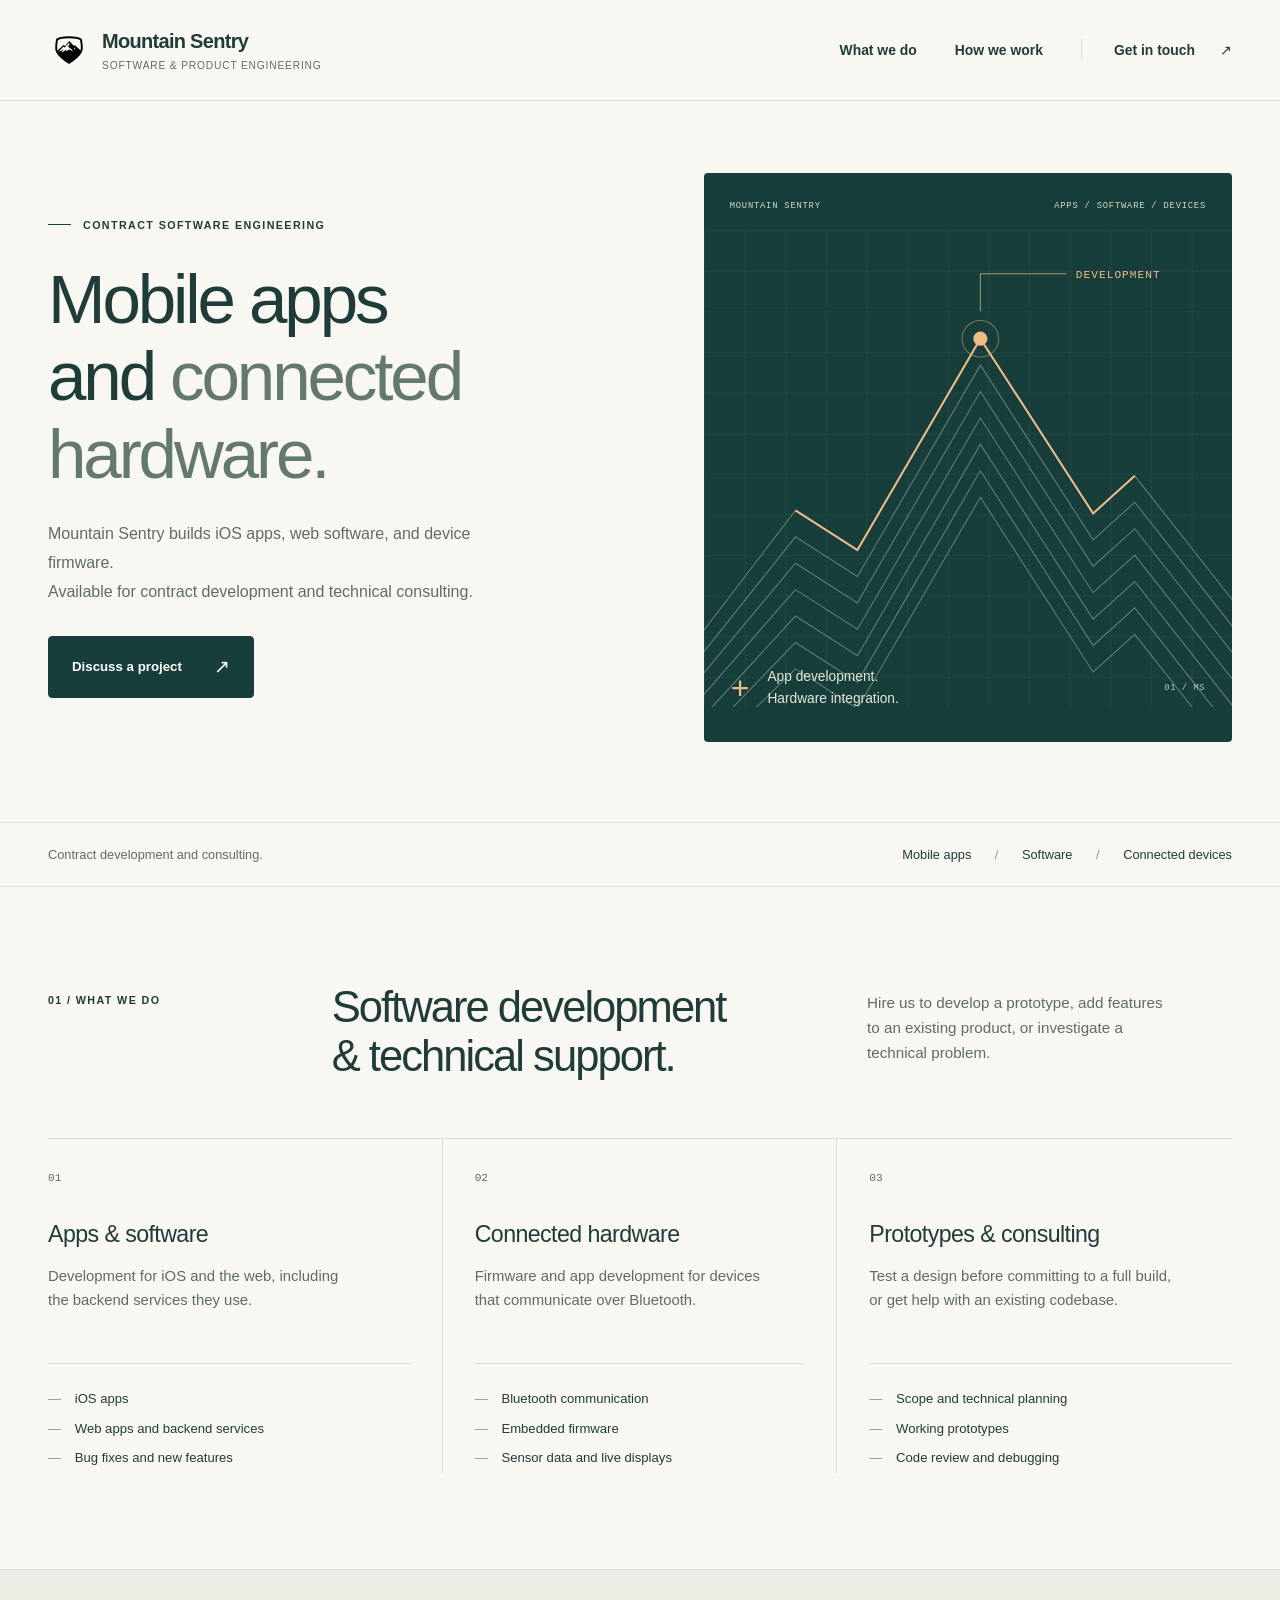
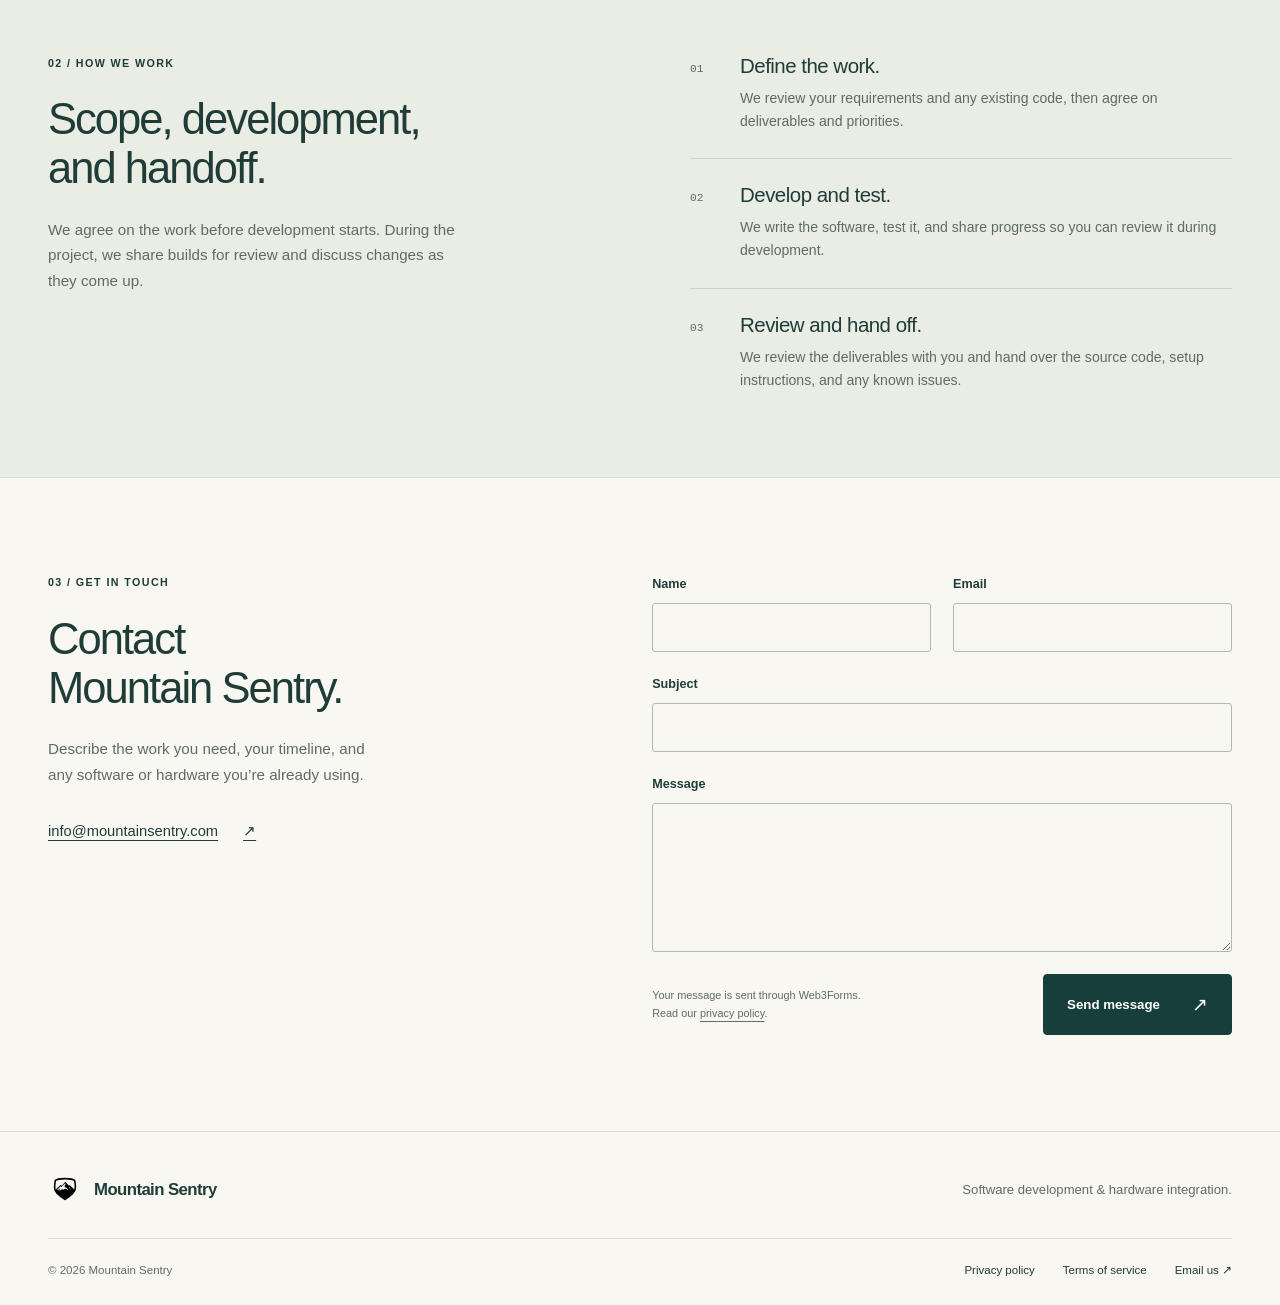
<file: index.html>
<!DOCTYPE html>
<html lang="en">
  <head>
    <meta charset="UTF-8">
    <meta name="viewport" content="width=device-width, initial-scale=1.0">
    <meta name="description" content="Contract development for iOS apps, web software, embedded firmware, and Bluetooth devices.">
    <meta name="theme-color" content="#183e3b">
    <title>Mountain Sentry — Software & Product Engineering</title>
    <link rel="icon" href="logo.svg" type="image/svg+xml">
    <link rel="stylesheet" href="styles.css">
    <script src="script.js" defer></script>
  </head>
  <body>
    <a class="skip-link" href="#main">Skip to content</a>
    <header class="site-header">
      <nav class="container nav" aria-label="Main navigation">
        <a class="brand" href="index.html" aria-label="Mountain Sentry home"><img src="logo.svg" width="40" height="40" alt=""><span>Mountain Sentry<span class="brand-detail">Software &amp; product engineering</span></span></a>
        <button class="menu-toggle" type="button" aria-expanded="false" aria-controls="nav-menu" hidden>Menu <span aria-hidden="true">+</span></button>
        <ul class="nav-menu" id="nav-menu">
          <li>
            <a href="#capabilities">What we do</a>
          </li>
          <li>
            <a href="#about">How we work</a>
          </li>
          <li>
            <a class="nav-contact" href="#contact">Get in touch <span aria-hidden="true">↗</span></a>
          </li>
        </ul>
      </nav>
    </header>
    <main id="main">
      <section class="hero container" aria-labelledby="hero-title">
        <div class="hero-copy">
          <p class="eyebrow">
            <span class="small-rule"></span> Contract software engineering
          </p>
          <h1 id="hero-title">
            Mobile apps<br>and <em>connected<br>hardware.</em>
          </h1>
          <p class="hero-intro">
            Mountain Sentry builds iOS apps, web software, and device firmware.<br>Available for contract development and technical consulting.
          </p>
          <a class="button" href="#contact">Discuss a project <span aria-hidden="true">↗</span></a>
        </div>
        <div class="hero-art" aria-hidden="true">
          <div class="art-heading">
            <span>MOUNTAIN SENTRY</span><span>APPS / SOFTWARE / DEVICES</span>
          </div>
          <svg class="mountain-drawing" viewBox="0 0 520 470" fill="none" xmlns="http://www.w3.org/2000/svg">
            <defs>
              <pattern id="grid" width="40" height="40" patternUnits="userSpaceOnUse"><path d="M40 0H0V40" stroke="currentColor" stroke-opacity=".12"/></pattern>
            </defs>
            <path fill="url(#grid)" d="M0 0h520v470H0z"/>
            <g stroke="currentColor" stroke-width="1.1" opacity=".45">
              <path d="M-20 420 90 276 151 315 272 107 383 279 424 242 550 402"/>
              <path d="M-20 440 90 302 151 341 272 133 383 305 424 268 550 428"/>
              <path d="M-20 460 90 328 151 367 272 159 383 331 424 294 550 454"/>
              <path d="M-20 480 90 354 151 393 272 185 383 357 424 320 550 480"/>
              <path d="M-20 500 90 380 151 419 272 211 383 383 424 346 550 506"/>
              <path d="M-20 520 90 406 151 445 272 237 383 409 424 372 550 532"/>
              <path d="M-20 540 90 432 151 471 272 263 383 435 424 398 550 558"/>
            </g>
            <path d="m90 276 61 39 121-208 111 172 41-37" stroke="#eebc87" stroke-width="2"/>
            <circle cx="272" cy="107" r="7" fill="#eebc87"/><circle cx="272" cy="107" r="18" stroke="#eebc87" stroke-opacity=".45"/>
            <path d="M272 80V43h85" stroke="#eebc87" stroke-opacity=".7"/>
            <text x="366" y="47" fill="#eebc87" font-family="monospace" font-size="11" letter-spacing="1">DEVELOPMENT</text>
          </svg>
          <div class="art-caption">
            <span class="art-cross">+</span>
            <p>
              App development.<br>Hardware integration.
            </p>
            <span class="art-index">01 / MS</span>
          </div>
        </div>
      </section>
      <div class="discipline-strip">
        <div class="container">
          <span>Contract development and consulting.</span>
          <p>
            Mobile apps <span aria-hidden="true">/</span> Software <span aria-hidden="true">/</span> Connected devices
          </p>
        </div>
      </div>
      <section class="section container" id="capabilities" aria-labelledby="capabilities-title">
        <div class="section-heading">
          <p class="eyebrow">
            01 / What we do
          </p>
          <h2 id="capabilities-title">
            Software development<br>&amp; technical support.
          </h2>
          <p>
            Hire us to develop a prototype, add features to an existing product, or investigate a technical problem.
          </p>
        </div>
        <div class="capability-grid">
          <article class="capability">
            <span class="service-number">01</span>
            <h3>
              Apps &amp; software
            </h3>
            <p>
              Development for iOS and the web, including the backend services they use.
            </p>
            <ul>
              <li>
                iOS apps
              </li>
              <li>
                Web apps and backend services
              </li>
              <li>
                Bug fixes and new features
              </li>
            </ul>
          </article>
          <article class="capability">
            <span class="service-number">02</span>
            <h3>
              Connected hardware
            </h3>
            <p>
              Firmware and app development for devices that communicate over Bluetooth.
            </p>
            <ul>
              <li>
                Bluetooth communication
              </li>
              <li>
                Embedded firmware
              </li>
              <li>
                Sensor data and live displays
              </li>
            </ul>
          </article>
          <article class="capability">
            <span class="service-number">03</span>
            <h3>
              Prototypes &amp; consulting
            </h3>
            <p>
              Test a design before committing to a full build, or get help with an existing codebase.
            </p>
            <ul>
              <li>
                Scope and technical planning
              </li>
              <li>
                Working prototypes
              </li>
              <li>
                Code review and debugging
              </li>
            </ul>
          </article>
        </div>
      </section>
      <section class="approach" id="about" aria-labelledby="approach-title">
        <div class="container approach-grid">
          <div>
            <p class="eyebrow">
              02 / How we work
            </p>
            <h2 id="approach-title">
              Scope, development,<br>and handoff.
            </h2>
            <p class="approach-intro">
              We agree on the work before development starts. During the project, we share builds for review and discuss changes as they come up.
            </p>
          </div>
          <ol class="steps">
            <li>
              <span>01</span>
              <div>
                <h3>
                  Define the work.
                </h3>
                <p>
                  We review your requirements and any existing code, then agree on deliverables and priorities.
                </p>
              </div>
            </li>
            <li>
              <span>02</span>
              <div>
                <h3>
                  Develop and test.
                </h3>
                <p>
                  We write the software, test it, and share progress so you can review it during development.
                </p>
              </div>
            </li>
            <li>
              <span>03</span>
              <div>
                <h3>
                  Review and hand off.
                </h3>
                <p>
                  We review the deliverables with you and hand over the source code, setup instructions, and any known issues.
                </p>
              </div>
            </li>
          </ol>
        </div>
      </section>
      <section class="section container contact-grid" id="contact" aria-labelledby="contact-title">
        <div class="contact-copy">
          <p class="eyebrow">
            03 / Get in touch
          </p>
          <h2 id="contact-title">
            Contact<br>Mountain Sentry.
          </h2>
          <p>
            Describe the work you need, your timeline, and any software or hardware you’re already using.
          </p>
          <a class="email-link" href="mailto:info@mountainsentry.com">info@mountainsentry.com <span aria-hidden="true">↗</span></a>
        </div>
        <form id="contactForm" action="https://api.web3forms.com/submit" method="POST" class="contact-form">
          <input type="hidden" name="access_key" value="8e9e11ef-8d4d-4bc2-8a23-2934b04b0bfe">
          <div class="form-row">
            <div class="form-field">
              <label for="name">Name</label><input type="text" id="name" name="name" autocomplete="name" required>
            </div>
            <div class="form-field">
              <label for="email">Email</label><input type="email" id="email" name="email" autocomplete="email" required>
            </div>
          </div>
          <div class="form-field">
            <label for="subject">Subject</label><input type="text" id="subject" name="subject" required>
          </div>
          <div class="form-field">
            <label for="message">Message</label><textarea id="message" name="message" rows="5" required></textarea>
          </div>
          <div class="form-submit">
            <p>
              Your message is sent through Web3Forms.<br>Read our <a href="privacy-policy.html">privacy policy</a>.
            </p>
            <button type="submit" class="button">Send message <span aria-hidden="true">↗</span></button>
          </div>
        </form>
      </section>
    </main>
    <footer class="site-footer">
      <div class="container">
        <div class="footer-top">
          <a class="brand" href="index.html"><img src="logo.svg" width="36" height="36" alt=""><span>Mountain Sentry</span></a>
          <p>
            Software development &amp; hardware integration.
          </p>
        </div>
        <div class="footer-bottom">
          <p>
            &copy; 2026 Mountain Sentry
          </p>
          <nav aria-label="Legal">
            <a href="privacy-policy.html">Privacy policy</a><a href="terms-of-service.html">Terms of service</a><a href="mailto:info@mountainsentry.com">Email us <span aria-hidden="true">↗</span></a>
          </nav>
        </div>
      </div>
    </footer>
  </body>
</html>
</file>
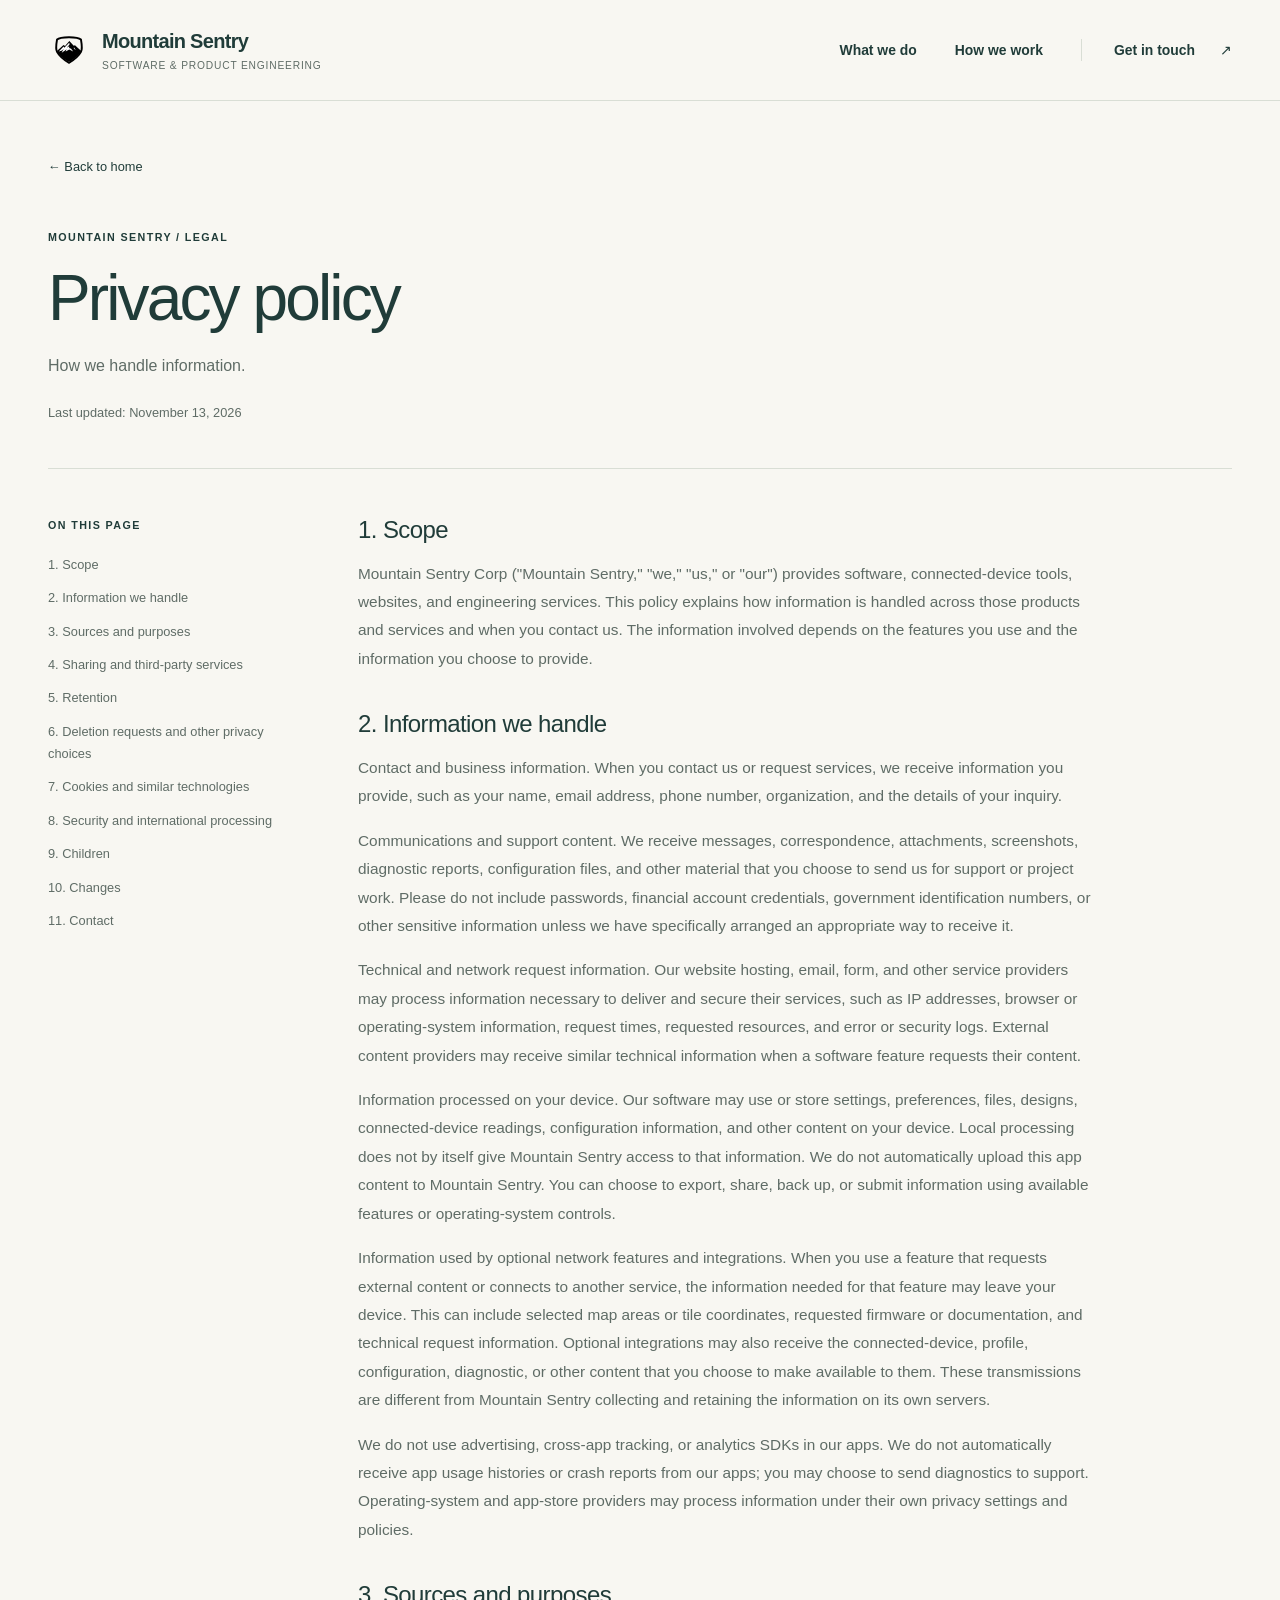
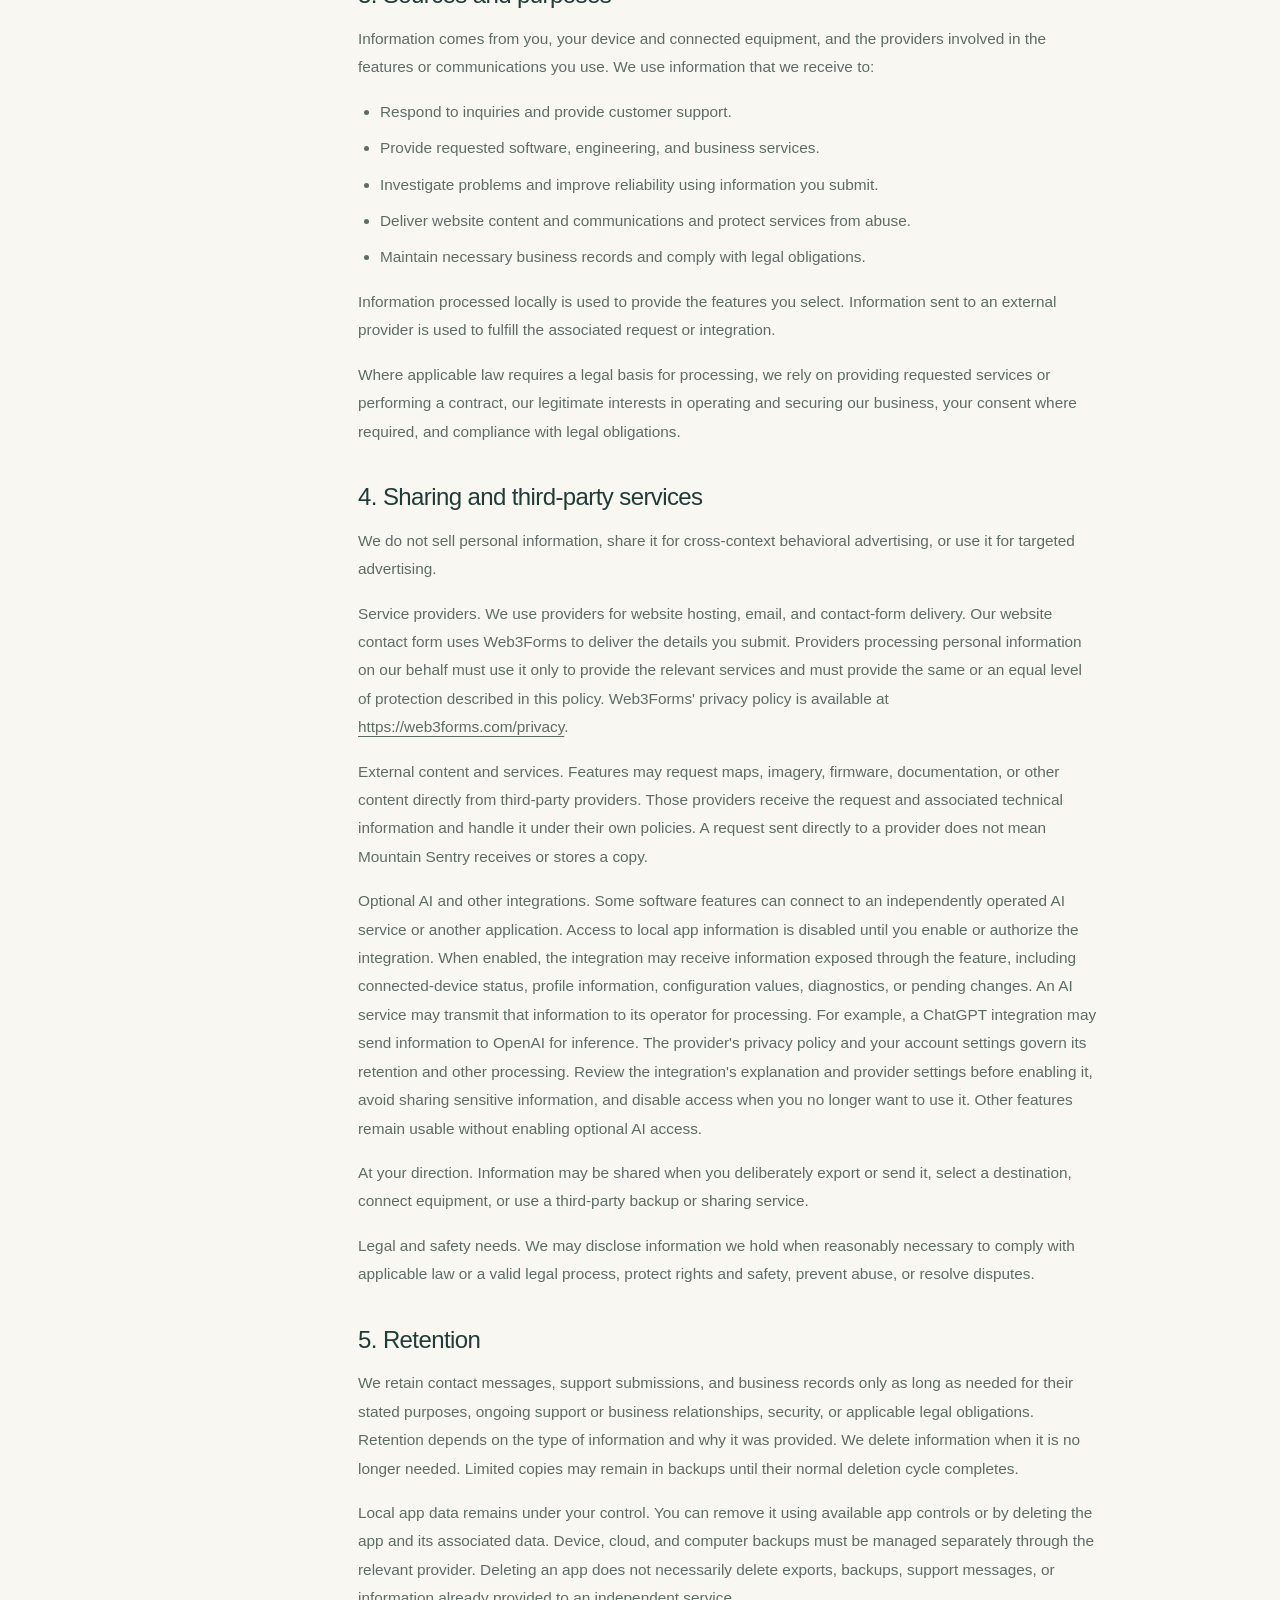
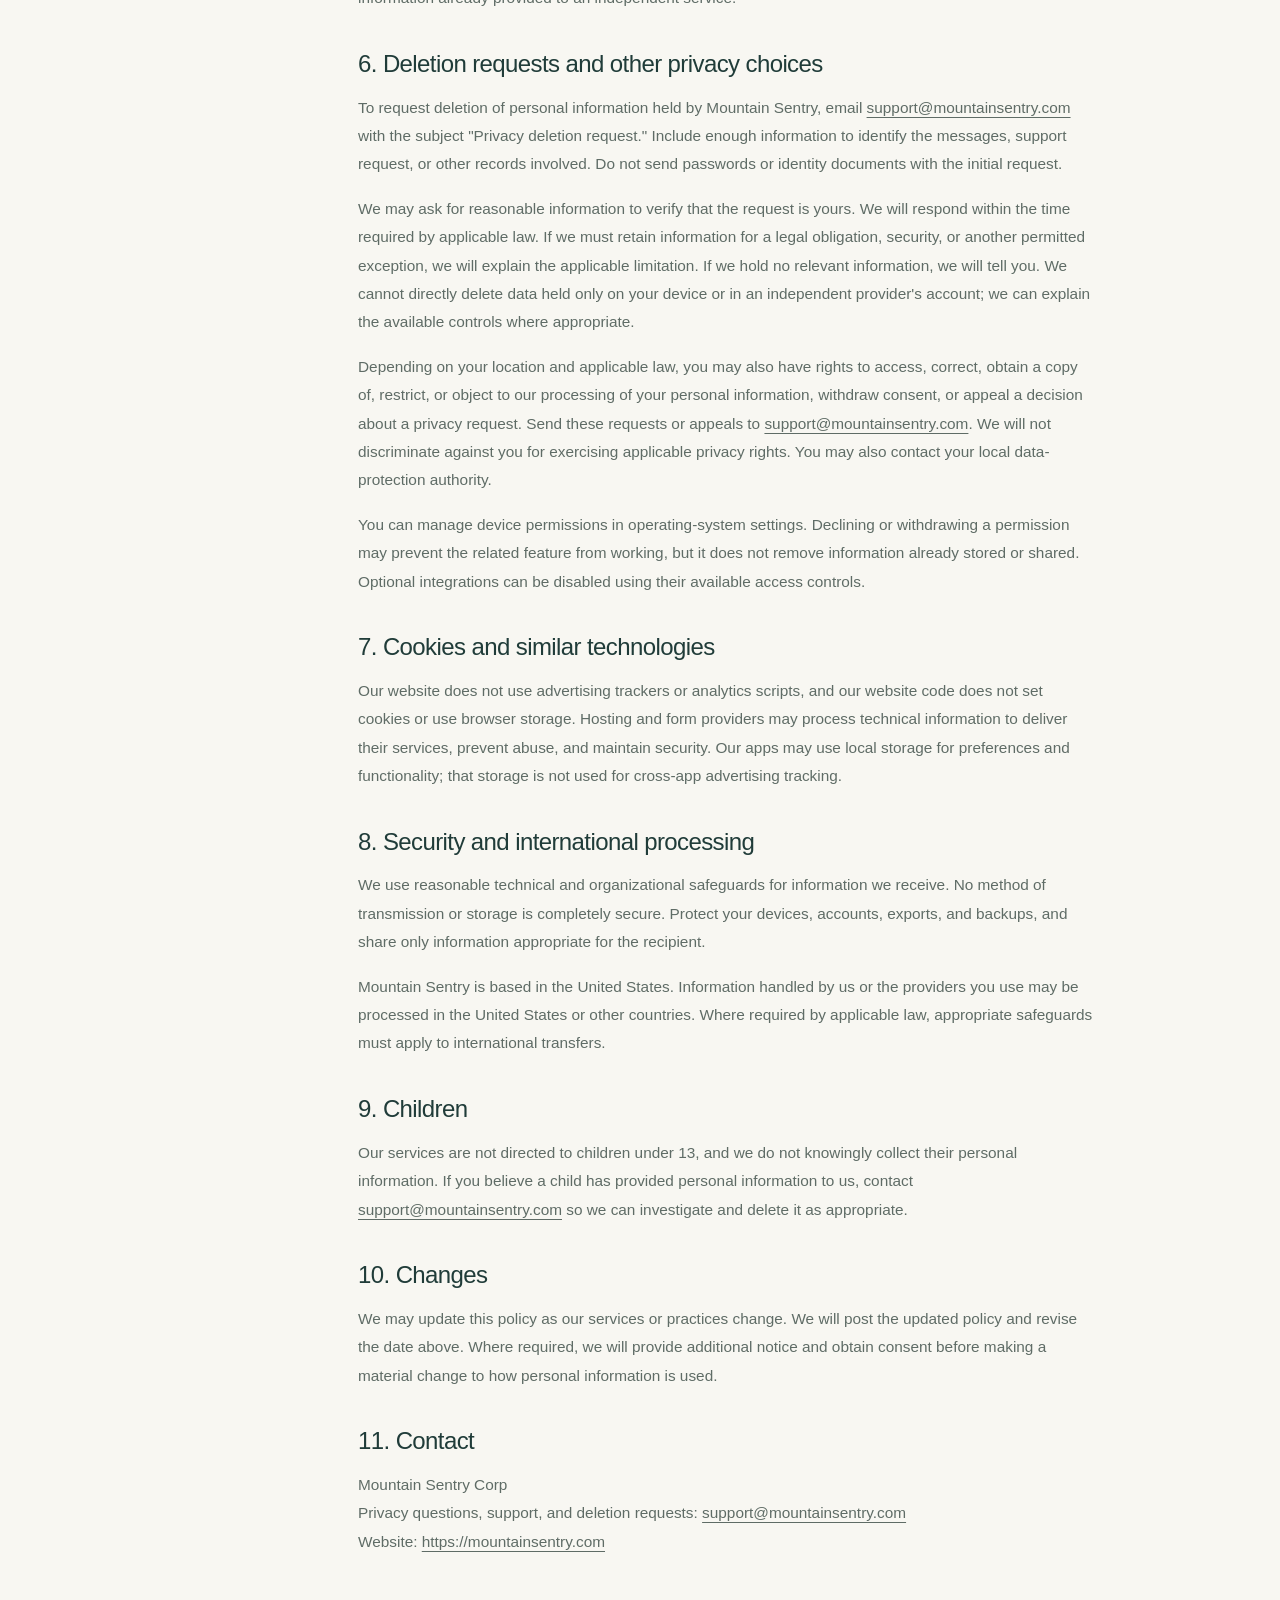
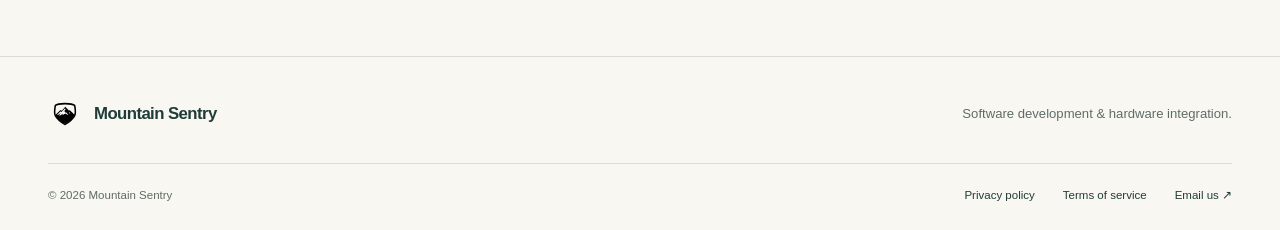
<file: privacy-policy.html>
<!DOCTYPE html>
<html lang="en">
  <head>
    <meta charset="UTF-8">
    <meta name="viewport" content="width=device-width, initial-scale=1.0">
    <meta name="description" content="How Mountain Sentry handles information in its apps, on its website, and when you contact us.">
    <meta name="theme-color" content="#183e3b">
    <title>Privacy Policy — Mountain Sentry</title>
    <link rel="icon" href="logo.svg" type="image/svg+xml">
    <link rel="stylesheet" href="styles.css">
    <script src="script.js" defer></script>
  </head>
  <body>
    <a class="skip-link" href="#main">Skip to content</a>
    <header class="site-header">
      <nav class="container nav" aria-label="Main navigation">
        <a class="brand" href="index.html" aria-label="Mountain Sentry home"><img src="logo.svg" width="40" height="40" alt=""><span>Mountain Sentry<span class="brand-detail">Software &amp; product engineering</span></span></a>
        <button class="menu-toggle" type="button" aria-expanded="false" aria-controls="nav-menu" hidden>Menu <span aria-hidden="true">+</span></button>
        <ul class="nav-menu" id="nav-menu">
          <li>
            <a href="index.html#capabilities">What we do</a>
          </li>
          <li>
            <a href="index.html#about">How we work</a>
          </li>
          <li>
            <a class="nav-contact" href="index.html#contact">Get in touch <span aria-hidden="true">↗</span></a>
          </li>
        </ul>
      </nav>
    </header>
    <main id="main" class="container legal-main">
      <div class="legal-heading">
        <a class="back-link" href="index.html">← Back to home</a>
        <p class="eyebrow">
          Mountain Sentry / Legal
        </p>
        <h1>
          Privacy policy
        </h1>
        <p>
          How we handle information.
        </p>
        <p class="updated">
          Last updated: <time datetime="2026-11-13">November 13, 2026</time>
        </p>
      </div>
      <div class="legal-grid">
        <aside class="legal-toc">
          <nav aria-label="On this page">
            <p class="eyebrow">
              On this page
            </p>
            <ul>
              <li><a href="#overview">1. Scope</a></li>
              <li><a href="#apps">2. Information we handle</a></li>
              <li><a href="#sources">3. Sources and purposes</a></li>
              <li><a href="#sharing">4. Sharing and third-party services</a></li>
              <li><a href="#retention">5. Retention</a></li>
              <li><a href="#choices">6. Deletion requests and other privacy choices</a></li>
              <li><a href="#cookies">7. Cookies and similar technologies</a></li>
              <li><a href="#security">8. Security and international processing</a></li>
              <li><a href="#children">9. Children</a></li>
              <li><a href="#changes">10. Changes</a></li>
              <li><a href="#contact-privacy">11. Contact</a></li>
            </ul>
          </nav>
        </aside>
        <article class="legal-content" aria-label="Privacy policy">
          <section id="overview">
            <h2>1. Scope</h2>
            <p>
              Mountain Sentry Corp (&quot;Mountain Sentry,&quot; &quot;we,&quot; &quot;us,&quot; or &quot;our&quot;) provides software, connected-device tools, websites, and engineering services. This policy explains how information is handled across those products and services and when you contact us. The information involved depends on the features you use and the information you choose to provide.
            </p>
          </section>
          <section id="apps">
            <h2>2. Information we handle</h2>
            <p>
              Contact and business information. When you contact us or request services, we receive information you provide, such as your name, email address, phone number, organization, and the details of your inquiry.
            </p>
            <p>
              Communications and support content. We receive messages, correspondence, attachments, screenshots, diagnostic reports, configuration files, and other material that you choose to send us for support or project work. Please do not include passwords, financial account credentials, government identification numbers, or other sensitive information unless we have specifically arranged an appropriate way to receive it.
            </p>
            <p>
              Technical and network request information. Our website hosting, email, form, and other service providers may process information necessary to deliver and secure their services, such as IP addresses, browser or operating-system information, request times, requested resources, and error or security logs. External content providers may receive similar technical information when a software feature requests their content.
            </p>
            <p>
              Information processed on your device. Our software may use or store settings, preferences, files, designs, connected-device readings, configuration information, and other content on your device. Local processing does not by itself give Mountain Sentry access to that information. We do not automatically upload this app content to Mountain Sentry. You can choose to export, share, back up, or submit information using available features or operating-system controls.
            </p>
            <p>
              Information used by optional network features and integrations. When you use a feature that requests external content or connects to another service, the information needed for that feature may leave your device. This can include selected map areas or tile coordinates, requested firmware or documentation, and technical request information. Optional integrations may also receive the connected-device, profile, configuration, diagnostic, or other content that you choose to make available to them. These transmissions are different from Mountain Sentry collecting and retaining the information on its own servers.
            </p>
            <p>
              We do not use advertising, cross-app tracking, or analytics SDKs in our apps. We do not automatically receive app usage histories or crash reports from our apps; you may choose to send diagnostics to support. Operating-system and app-store providers may process information under their own privacy settings and policies.
            </p>
          </section>
          <section id="sources">
            <h2>3. Sources and purposes</h2>
            <p>
              Information comes from you, your device and connected equipment, and the providers involved in the features or communications you use. We use information that we receive to:
            </p>
            <ul>
              <li>Respond to inquiries and provide customer support.</li>
              <li>Provide requested software, engineering, and business services.</li>
              <li>Investigate problems and improve reliability using information you submit.</li>
              <li>Deliver website content and communications and protect services from abuse.</li>
              <li>Maintain necessary business records and comply with legal obligations.</li>
            </ul>
            <p>
              Information processed locally is used to provide the features you select. Information sent to an external provider is used to fulfill the associated request or integration.
            </p>
            <p>
              Where applicable law requires a legal basis for processing, we rely on providing requested services or performing a contract, our legitimate interests in operating and securing our business, your consent where required, and compliance with legal obligations.
            </p>
          </section>
          <section id="sharing">
            <h2>4. Sharing and third-party services</h2>
            <p>
              We do not sell personal information, share it for cross-context behavioral advertising, or use it for targeted advertising.
            </p>
            <p>
              Service providers. We use providers for website hosting, email, and contact-form delivery. Our website contact form uses Web3Forms to deliver the details you submit. Providers processing personal information on our behalf must use it only to provide the relevant services and must provide the same or an equal level of protection described in this policy. Web3Forms&#x27; privacy policy is available at <a href="https://web3forms.com/privacy">https://web3forms.com/privacy</a>.
            </p>
            <p>
              External content and services. Features may request maps, imagery, firmware, documentation, or other content directly from third-party providers. Those providers receive the request and associated technical information and handle it under their own policies. A request sent directly to a provider does not mean Mountain Sentry receives or stores a copy.
            </p>
            <p>
              Optional AI and other integrations. Some software features can connect to an independently operated AI service or another application. Access to local app information is disabled until you enable or authorize the integration. When enabled, the integration may receive information exposed through the feature, including connected-device status, profile information, configuration values, diagnostics, or pending changes. An AI service may transmit that information to its operator for processing. For example, a ChatGPT integration may send information to OpenAI for inference. The provider&#x27;s privacy policy and your account settings govern its retention and other processing. Review the integration&#x27;s explanation and provider settings before enabling it, avoid sharing sensitive information, and disable access when you no longer want to use it. Other features remain usable without enabling optional AI access.
            </p>
            <p>
              At your direction. Information may be shared when you deliberately export or send it, select a destination, connect equipment, or use a third-party backup or sharing service.
            </p>
            <p>
              Legal and safety needs. We may disclose information we hold when reasonably necessary to comply with applicable law or a valid legal process, protect rights and safety, prevent abuse, or resolve disputes.
            </p>
          </section>
          <section id="retention">
            <h2>5. Retention</h2>
            <p>
              We retain contact messages, support submissions, and business records only as long as needed for their stated purposes, ongoing support or business relationships, security, or applicable legal obligations. Retention depends on the type of information and why it was provided. We delete information when it is no longer needed. Limited copies may remain in backups until their normal deletion cycle completes.
            </p>
            <p>
              Local app data remains under your control. You can remove it using available app controls or by deleting the app and its associated data. Device, cloud, and computer backups must be managed separately through the relevant provider. Deleting an app does not necessarily delete exports, backups, support messages, or information already provided to an independent service.
            </p>
          </section>
          <section id="choices">
            <h2>6. Deletion requests and other privacy choices</h2>
            <p>
              To request deletion of personal information held by Mountain Sentry, email <a href="mailto:support@mountainsentry.com">support@mountainsentry.com</a> with the subject &quot;Privacy deletion request.&quot; Include enough information to identify the messages, support request, or other records involved. Do not send passwords or identity documents with the initial request.
            </p>
            <p>
              We may ask for reasonable information to verify that the request is yours. We will respond within the time required by applicable law. If we must retain information for a legal obligation, security, or another permitted exception, we will explain the applicable limitation. If we hold no relevant information, we will tell you. We cannot directly delete data held only on your device or in an independent provider&#x27;s account; we can explain the available controls where appropriate.
            </p>
            <p>
              Depending on your location and applicable law, you may also have rights to access, correct, obtain a copy of, restrict, or object to our processing of your personal information, withdraw consent, or appeal a decision about a privacy request. Send these requests or appeals to <a href="mailto:support@mountainsentry.com">support@mountainsentry.com</a>. We will not discriminate against you for exercising applicable privacy rights. You may also contact your local data-protection authority.
            </p>
            <p>
              You can manage device permissions in operating-system settings. Declining or withdrawing a permission may prevent the related feature from working, but it does not remove information already stored or shared. Optional integrations can be disabled using their available access controls.
            </p>
          </section>
          <section id="cookies">
            <h2>7. Cookies and similar technologies</h2>
            <p>
              Our website does not use advertising trackers or analytics scripts, and our website code does not set cookies or use browser storage. Hosting and form providers may process technical information to deliver their services, prevent abuse, and maintain security. Our apps may use local storage for preferences and functionality; that storage is not used for cross-app advertising tracking.
            </p>
          </section>
          <section id="security">
            <h2>8. Security and international processing</h2>
            <p>
              We use reasonable technical and organizational safeguards for information we receive. No method of transmission or storage is completely secure. Protect your devices, accounts, exports, and backups, and share only information appropriate for the recipient.
            </p>
            <p>
              Mountain Sentry is based in the United States. Information handled by us or the providers you use may be processed in the United States or other countries. Where required by applicable law, appropriate safeguards must apply to international transfers.
            </p>
          </section>
          <section id="children">
            <h2>9. Children</h2>
            <p>
              Our services are not directed to children under 13, and we do not knowingly collect their personal information. If you believe a child has provided personal information to us, contact <a href="mailto:support@mountainsentry.com">support@mountainsentry.com</a> so we can investigate and delete it as appropriate.
            </p>
          </section>
          <section id="changes">
            <h2>10. Changes</h2>
            <p>
              We may update this policy as our services or practices change. We will post the updated policy and revise the date above. Where required, we will provide additional notice and obtain consent before making a material change to how personal information is used.
            </p>
          </section>
          <section id="contact-privacy">
            <h2>11. Contact</h2>
            <p>
              Mountain Sentry Corp<br>
              Privacy questions, support, and deletion requests: <a href="mailto:support@mountainsentry.com">support@mountainsentry.com</a><br>
              Website: <a href="https://mountainsentry.com">https://mountainsentry.com</a>
            </p>
          </section>
        </article>
      </div>
    </main>
    <footer class="site-footer">
      <div class="container">
        <div class="footer-top">
          <a class="brand" href="index.html"><img src="logo.svg" width="36" height="36" alt=""><span>Mountain Sentry</span></a>
          <p>
            Software development &amp; hardware integration.
          </p>
        </div>
        <div class="footer-bottom">
          <p>
            &copy; 2026 Mountain Sentry
          </p>
          <nav aria-label="Legal">
            <a href="privacy-policy.html">Privacy policy</a><a href="terms-of-service.html">Terms of service</a><a href="mailto:info@mountainsentry.com">Email us <span aria-hidden="true">↗</span></a>
          </nav>
        </div>
      </div>
    </footer>
  </body>
</html>
</file>
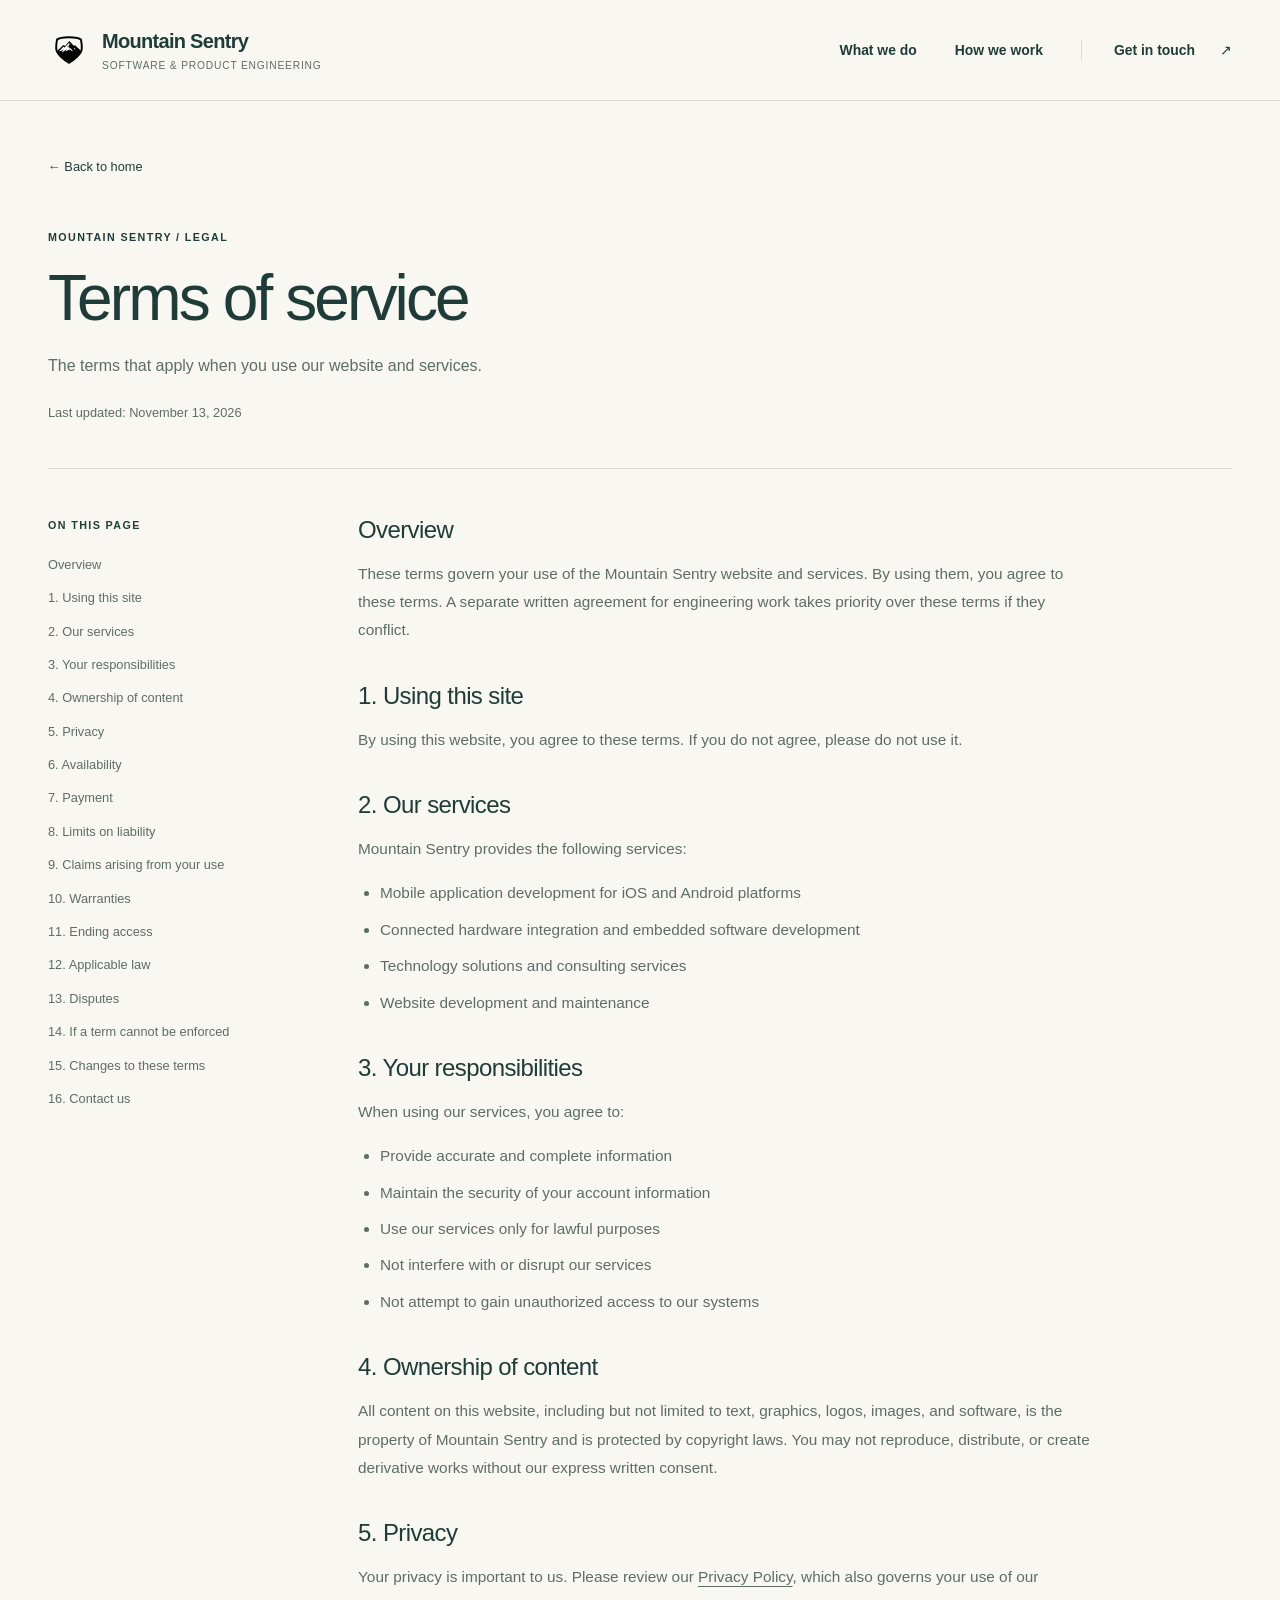
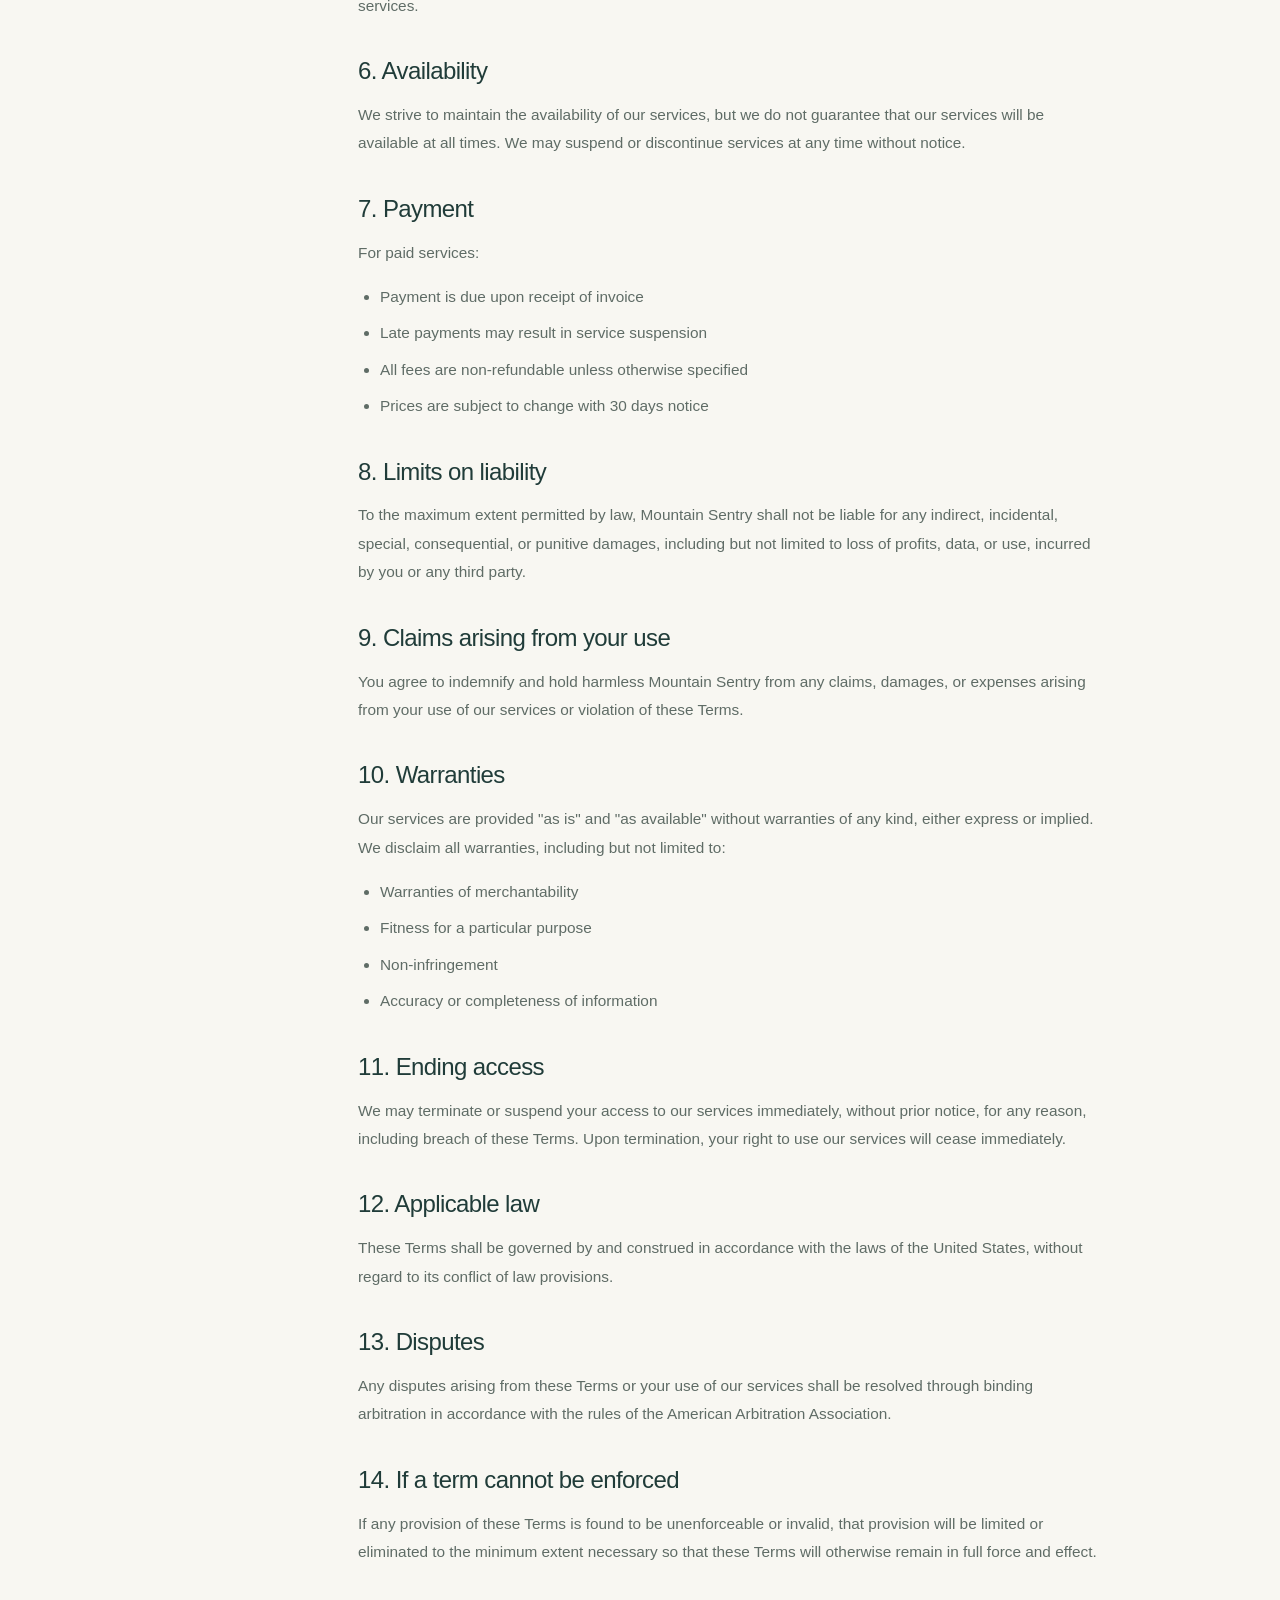
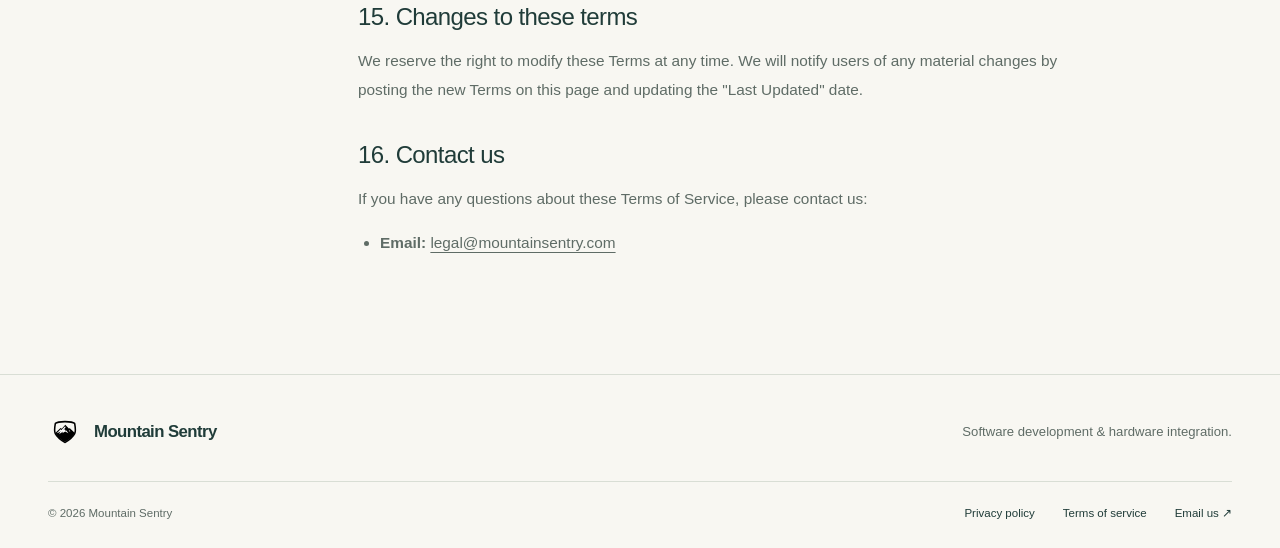
<file: terms-of-service.html>
<!DOCTYPE html>
<html lang="en">
  <head>
    <meta charset="UTF-8">
    <meta name="viewport" content="width=device-width, initial-scale=1.0">
    <meta name="description" content="Terms for using the Mountain Sentry website and services.">
    <meta name="theme-color" content="#183e3b">
    <title>Terms of Service — Mountain Sentry</title>
    <link rel="icon" href="logo.svg" type="image/svg+xml">
    <link rel="stylesheet" href="styles.css">
    <script src="script.js" defer></script>
  </head>
  <body>
    <a class="skip-link" href="#main">Skip to content</a>
    <header class="site-header">
      <nav class="container nav" aria-label="Main navigation">
        <a class="brand" href="index.html" aria-label="Mountain Sentry home"><img src="logo.svg" width="40" height="40" alt=""><span>Mountain Sentry<span class="brand-detail">Software &amp; product engineering</span></span></a>
        <button class="menu-toggle" type="button" aria-expanded="false" aria-controls="nav-menu" hidden>Menu <span aria-hidden="true">+</span></button>
        <ul class="nav-menu" id="nav-menu">
          <li>
            <a href="index.html#capabilities">What we do</a>
          </li>
          <li>
            <a href="index.html#about">How we work</a>
          </li>
          <li>
            <a class="nav-contact" href="index.html#contact">Get in touch <span aria-hidden="true">↗</span></a>
          </li>
        </ul>
      </nav>
    </header>
    <main id="main" class="container legal-main">
      <div class="legal-heading">
        <a class="back-link" href="index.html">← Back to home</a>
        <p class="eyebrow">
          Mountain Sentry / Legal
        </p>
        <h1>
          Terms of service
        </h1>
        <p>
          The terms that apply when you use our website and services.
        </p>
        <p class="updated">
          Last updated: <time datetime="2026-11-13">November 13, 2026</time>
        </p>
      </div>
      <div class="legal-grid">
        <aside class="legal-toc">
          <nav aria-label="On this page">
            <p class="eyebrow">
              On this page
            </p>
            <ul>
              <li>
                <a href="#overview">Overview</a>
              </li>
              <li>
                <a href="#term-1">1. Using this site</a>
              </li>
              <li>
                <a href="#term-2">2. Our services</a>
              </li>
              <li>
                <a href="#term-3">3. Your responsibilities</a>
              </li>
              <li>
                <a href="#term-4">4. Ownership of content</a>
              </li>
              <li>
                <a href="#term-5">5. Privacy</a>
              </li>
              <li>
                <a href="#term-6">6. Availability</a>
              </li>
              <li>
                <a href="#term-7">7. Payment</a>
              </li>
              <li>
                <a href="#term-8">8. Limits on liability</a>
              </li>
              <li>
                <a href="#term-9">9. Claims arising from your use</a>
              </li>
              <li>
                <a href="#term-10">10. Warranties</a>
              </li>
              <li>
                <a href="#term-11">11. Ending access</a>
              </li>
              <li>
                <a href="#term-12">12. Applicable law</a>
              </li>
              <li>
                <a href="#term-13">13. Disputes</a>
              </li>
              <li>
                <a href="#term-14">14. If a term cannot be enforced</a>
              </li>
              <li>
                <a href="#term-15">15. Changes to these terms</a>
              </li>
              <li>
                <a href="#term-16">16. Contact us</a>
              </li>
            </ul>
          </nav>
        </aside>
        <article class="legal-content" aria-label="Terms of service">
          <section id="overview">
            <h2>
              Overview
            </h2>
            <p>
              These terms govern your use of the Mountain Sentry website and services. By using them, you agree to these terms. A separate written agreement for engineering work takes priority over these terms if they conflict.
            </p>
          </section>
          <section id="term-1">
            <h2>
              1. Using this site
            </h2>
            <p>
              By using this website, you agree to these terms. If you do not agree, please do not use it.
            </p>
          </section>
          <section id="term-2">
            <h2>
              2. Our services
            </h2>
            <p>
              Mountain Sentry provides the following services:
            </p>
            <ul>
              <li>
                Mobile application development for iOS and Android platforms
              </li>
              <li>
                Connected hardware integration and embedded software development
              </li>
              <li>
                Technology solutions and consulting services
              </li>
              <li>
                Website development and maintenance
              </li>
            </ul>
          </section>
          <section id="term-3">
            <h2>
              3. Your responsibilities
            </h2>
            <p>
              When using our services, you agree to:
            </p>
            <ul>
              <li>
                Provide accurate and complete information
              </li>
              <li>
                Maintain the security of your account information
              </li>
              <li>
                Use our services only for lawful purposes
              </li>
              <li>
                Not interfere with or disrupt our services
              </li>
              <li>
                Not attempt to gain unauthorized access to our systems
              </li>
            </ul>
          </section>
          <section id="term-4">
            <h2>
              4. Ownership of content
            </h2>
            <p>
              All content on this website, including but not limited to text, graphics, logos, images, and software, is the
              property of Mountain Sentry and is protected by copyright laws. You may not reproduce, distribute, or create
              derivative works without our express written consent.
            </p>
          </section>
          <section id="term-5">
            <h2>
              5. Privacy
            </h2>
            <p>
              Your privacy is important to us. Please review our <a href="privacy-policy.html">Privacy Policy</a>, which also
              governs your use of our services.
            </p>
          </section>
          <section id="term-6">
            <h2>
              6. Availability
            </h2>
            <p>
              We strive to maintain the availability of our services, but we do not guarantee that our services will be
              available at all times. We may suspend or discontinue services at any time without notice.
            </p>
          </section>
          <section id="term-7">
            <h2>
              7. Payment
            </h2>
            <p>
              For paid services:
            </p>
            <ul>
              <li>
                Payment is due upon receipt of invoice
              </li>
              <li>
                Late payments may result in service suspension
              </li>
              <li>
                All fees are non-refundable unless otherwise specified
              </li>
              <li>
                Prices are subject to change with 30 days notice
              </li>
            </ul>
          </section>
          <section id="term-8">
            <h2>
              8. Limits on liability
            </h2>
            <p>
              To the maximum extent permitted by law, Mountain Sentry shall not be liable for any indirect, incidental,
              special, consequential, or punitive damages, including but not limited to loss of profits, data, or use,
              incurred by you or any third party.
            </p>
          </section>
          <section id="term-9">
            <h2>
              9. Claims arising from your use
            </h2>
            <p>
              You agree to indemnify and hold harmless Mountain Sentry from any claims, damages, or expenses arising from
              your use of our services or violation of these Terms.
            </p>
          </section>
          <section id="term-10">
            <h2>
              10. Warranties
            </h2>
            <p>
              Our services are provided "as is" and "as available" without warranties of any kind, either express or implied.
              We disclaim all warranties, including but not limited to:
            </p>
            <ul>
              <li>
                Warranties of merchantability
              </li>
              <li>
                Fitness for a particular purpose
              </li>
              <li>
                Non-infringement
              </li>
              <li>
                Accuracy or completeness of information
              </li>
            </ul>
          </section>
          <section id="term-11">
            <h2>
              11. Ending access
            </h2>
            <p>
              We may terminate or suspend your access to our services immediately, without prior notice, for any reason,
              including breach of these Terms. Upon termination, your right to use our services will cease immediately.
            </p>
          </section>
          <section id="term-12">
            <h2>
              12. Applicable law
            </h2>
            <p>
              These Terms shall be governed by and construed in accordance with the laws of the United States, without regard
              to its conflict of law provisions.
            </p>
          </section>
          <section id="term-13">
            <h2>
              13. Disputes
            </h2>
            <p>
              Any disputes arising from these Terms or your use of our services shall be resolved through binding arbitration
              in accordance with the rules of the American Arbitration Association.
            </p>
          </section>
          <section id="term-14">
            <h2>
              14. If a term cannot be enforced
            </h2>
            <p>
              If any provision of these Terms is found to be unenforceable or invalid, that provision will be limited or
              eliminated to the minimum extent necessary so that these Terms will otherwise remain in full force and effect.
            </p>
          </section>
          <section id="term-15">
            <h2>
              15. Changes to these terms
            </h2>
            <p>
              We reserve the right to modify these Terms at any time. We will notify users of any material changes by posting
              the new Terms on this page and updating the "Last Updated" date.
            </p>
          </section>
          <section id="term-16">
            <h2>
              16. Contact us
            </h2>
            <p>
              If you have any questions about these Terms of Service, please contact us:
            </p>
            <ul>
              <li>
                <strong>Email:</strong> <a href="mailto:legal@mountainsentry.com">legal@mountainsentry.com</a>
              </li>
            </ul>
          </section>
        </article>
      </div>
    </main>
    <footer class="site-footer">
      <div class="container">
        <div class="footer-top">
          <a class="brand" href="index.html"><img src="logo.svg" width="36" height="36" alt=""><span>Mountain Sentry</span></a>
          <p>
            Software development &amp; hardware integration.
          </p>
        </div>
        <div class="footer-bottom">
          <p>
            &copy; 2026 Mountain Sentry
          </p>
          <nav aria-label="Legal">
            <a href="privacy-policy.html">Privacy policy</a><a href="terms-of-service.html">Terms of service</a><a href="mailto:info@mountainsentry.com">Email us <span aria-hidden="true">↗</span></a>
          </nav>
        </div>
      </div>
    </footer>
  </body>
</html>
</file>
<file: styles.css>
:root {
  --paper:#f8f7f2;
  --ink:#203c39;
  --muted:#5f6c66;
  --line:#d9ded5;
  --green:#183e3b;
  --accent:#eebc87;
  --white:#fff;
  --max:1200px;
}

* {
  box-sizing:border-box;
}

html {
  scroll-behavior:smooth;
  scroll-padding-top:110px;
}

body {
  margin:0;
  background:var(--paper);
  color:var(--ink);
  font-family:ui-sans-serif,-apple-system,BlinkMacSystemFont,"Segoe UI",sans-serif;
  font-size:16px;
  line-height:1.65;
  -webkit-font-smoothing:antialiased;
}

a {
  color:inherit;
  text-underline-offset:4px;
}

button,input,textarea {
  font:inherit;
}

button,a,input,textarea {
  -webkit-tap-highlight-color:transparent;
}

button,a {
  touch-action:manipulation;
}

button {
  cursor:pointer;
}

a:focus-visible,button:focus-visible,input:focus-visible,textarea:focus-visible {
  outline:3px solid #ab5d23;
  outline-offset:5px;
}

::selection {
  background:#eebc87;
  color:var(--green);
}

h1,h2,h3,p {
  margin:0;
}

h1,h2,h3 {
  line-height:1.12;
  font-weight:500;
  letter-spacing:-.045em;
}

p {
  color:var(--muted);
}

h1 {
  font-size:clamp(3.2rem,5.4vw,4.7rem);
}

h2 {
  font-size:clamp(2.25rem,3.4vw,3rem);
}

h3 {
  font-size:1.45rem;
  letter-spacing:-.025em;
}

img,svg {
  display:block;
  max-width:100%;
}

.container {
  width:min(var(--max),calc(100% - 96px));
  margin-inline:auto;
}

section[id] {
  scroll-margin-top:25px;
}

.skip-link {
  position:fixed;
  top:-100px;
  left:20px;
  z-index:10;
  background:var(--green);
  color:white;
  padding:12px 20px;
}

.skip-link:focus {
  top:10px;
}

.site-header {
  position:sticky;
  top:0;
  z-index:5;
  background:var(--paper);
  border-bottom:1px solid var(--line);
}

.nav {
  min-height:100px;
  display:flex;
  justify-content:space-between;
  align-items:center;
  gap:32px;
}

.brand {
  display:inline-flex;
  align-items:center;
  gap:12px;
  text-decoration:none;
  font-weight:650;
  letter-spacing:-.035em;
  font-size:1.25rem;
  line-height:1.3;
}

.brand img {
  width:42px;
  height:42px;
  object-fit:contain;
}

.brand-detail {
  display:block;
  font-size:.64rem;
  letter-spacing:.08em;
  font-weight:500;
  text-transform:uppercase;
  margin-top:5px;
  color:var(--muted);
}

.nav-menu {
  display:flex;
  align-items:center;
  gap:38px;
  list-style:none;
  margin:0;
  padding:0;
  font-size:.87rem;
  font-weight:550;
}

.nav-menu a {
  text-decoration:none;
}

.nav-menu a:hover {
  text-decoration:underline;
}

.nav-contact {
  display:flex;
  align-items:center;
  gap:25px;
  border-left:1px solid var(--line);
  padding-left:32px;
}

.menu-toggle {
  display:none;
}

.hero {
  display:grid;
  grid-template-columns:1.12fr 1fr;
  align-items:center;
  gap:64px;
  padding-block:72px 80px;
}

.eyebrow {
  text-transform:uppercase;
  font-size:.67rem;
  letter-spacing:.13em;
  font-weight:650;
  line-height:1.5;
  color:var(--ink);
}

.hero .eyebrow {
  display:flex;
  align-items:center;
  gap:12px;
  margin-bottom:28px;
}

.small-rule {
  width:23px;
  height:1px;
  background:var(--green);
}

h1 em {
  font-style:normal;
  color:#637969;
}

.hero-intro {
  max-width:450px;
  margin-top:27px;
  font-size:1rem;
  line-height:1.8;
}

.button {
  display:inline-flex;
  align-items:center;
  justify-content:space-between;
  gap:32px;
  min-height:52px;
  padding:14px 23px;
  background:var(--green);
  border:1px solid var(--green);
  border-radius:4px;
  color:var(--white);
  font-size:.83rem;
  font-weight:550;
  text-decoration:none;
  transition:background .18s;
}

.button:hover {
  background:#2e5750;
}

.button span {
  font-size:1.2rem;
  font-weight:400;
}

.hero .button {
  margin-top:30px;
}

.hero-art {
  position:relative;
  overflow:hidden;
  min-height:510px;
  background:var(--green);
  color:#b7c6af;
  border-radius:4px;
  display:flex;
  flex-direction:column;
  justify-content:space-between;
}

.art-heading {
  display:flex;
  justify-content:space-between;
  gap:10px;
  padding:26px;
  font-family:ui-monospace,monospace;
  font-size:.55rem;
  letter-spacing:.09em;
  color:#d1dbc9;
}

.mountain-drawing {
  width:100%;
  margin-block:-10px -45px;
}

.art-caption {
  display:flex;
  align-items:center;
  gap:18px;
  padding:0 27px 27px;
  position:relative;
}

.art-cross {
  font-size:2rem;
  font-weight:200;
  color:var(--accent);
}

.art-caption p {
  font-size:.86rem;
  line-height:1.6;
  color:#e2e7db;
}

.art-index {
  margin-left:auto;
  font-family:ui-monospace,monospace;
  font-size:.55rem;
  letter-spacing:.06em;
}

.discipline-strip {
  border-block:1px solid var(--line);
}

.discipline-strip .container {
  display:flex;
  justify-content:space-between;
  gap:20px;
  padding-block:21px;
  font-size:.8rem;
}

.discipline-strip .container>span {
  color:var(--muted);
}

.discipline-strip p {
  color:var(--ink);
}

.discipline-strip p span {
  margin:0 20px;
  color:#89988d;
}

.section {
  padding-block:96px;
}

.section-heading {
  display:grid;
  grid-template-columns:1fr 2fr 1.45fr;
  gap:32px;
  align-items:start;
}

.section-heading>.eyebrow {
  padding-top:9px;
}

.section-heading>p:last-child {
  font-size:.95rem;
  padding-top:7px;
  max-width:310px;
}

.capability-grid {
  display:grid;
  grid-template-columns:repeat(3,1fr);
  margin-top:58px;
  border-top:1px solid var(--line);
}

.capability {
  padding:30px 32px 0;
  border-right:1px solid var(--line);
}

.capability:first-child {
  padding-left:0;
}

.capability:last-child {
  border-right:0;
  padding-right:0;
}

.service-number {
  font-family:ui-monospace,monospace;
  font-size:.7rem;
  color:var(--muted);
  display:block;
  margin-bottom:33px;
}

.capability h3 {
  margin-bottom:17px;
}

.capability p {
  font-size:.93rem;
  min-height:77px;
  max-width:310px;
}

.capability ul {
  list-style:none;
  padding:20px 0 0;
  margin:22px 0 0;
  border-top:1px solid var(--line);
  font-size:.82rem;
  color:var(--ink);
}

.capability li {
  padding-block:4px;
}

.capability li:before {
  content:'—';
  margin-right:10px;
  color:#8c9c8d;
}

.approach {
  padding-block:85px;
  background:#e9ede4;
  border-block:1px solid var(--line);
}

.approach-grid {
  display:grid;
  grid-template-columns:1fr 1fr;
  gap:100px;
}

.approach h2 {
  margin-top:24px;
}

.approach-intro {
  max-width:420px;
  font-size:.95rem;
  margin-top:25px;
}

.steps {
  list-style:none;
  padding:0;
  margin:0;
}

.steps li {
  display:grid;
  grid-template-columns:30px 1fr;
  gap:20px;
  padding:25px 0;
  border-bottom:1px solid #cbd4c7;
}

.steps li:first-child {
  padding-top:0;
}

.steps li:last-child {
  border:0;
  padding-bottom:0;
}

.steps li>span {
  font-size:.7rem;
  color:var(--muted);
  font-family:ui-monospace,monospace;
  padding-top:5px;
}

.steps h3 {
  font-size:1.28rem;
  margin-bottom:9px;
}

.steps p {
  font-size:.88rem;
}

.contact-grid {
  display:grid;
  grid-template-columns:1fr 1.15fr;
  gap:100px;
}

.contact-copy h2 {
  margin-top:25px;
}

.contact-copy>p:not(.eyebrow) {
  margin-top:24px;
  max-width:340px;
  font-size:.95rem;
}

.email-link {
  display:inline-flex;
  gap:25px;
  font-size:.92rem;
  margin-top:32px;
}

.contact-form {
  display:grid;
  gap:22px;
}

.form-row {
  display:grid;
  grid-template-columns:1fr 1fr;
  gap:22px;
}

.form-field {
  display:grid;
  gap:8px;
  min-width:0;
}

label {
  font-size:.79rem;
  font-weight:550;
}

input,textarea {
  width:100%;
  min-width:0;
  background:transparent;
  border:1px solid #aebbb0;
  border-radius:3px;
  padding:11px 12px;
  color:var(--ink);
  font-size:.95rem;
}

textarea {
  resize:vertical;
  min-height:140px;
}

input:hover,textarea:hover {
  border-color:var(--green);
}

.form-submit {
  display:flex;
  justify-content:space-between;
  gap:20px;
  align-items:center;
}

.form-submit p {
  font-size:.68rem;
  line-height:1.6;
}

.form-submit .button {
  white-space:nowrap;
}

.site-footer {
  border-top:1px solid var(--line);
  padding-block:40px 25px;
}

.footer-top {
  display:flex;
  justify-content:space-between;
  align-items:center;
  gap:24px;
  padding-bottom:32px;
}

.footer-top .brand {
  font-size:1.05rem;
}

.footer-top .brand img {
  width:34px;
  height:34px;
}

.footer-top p {
  font-size:.82rem;
}

.footer-bottom {
  display:flex;
  justify-content:space-between;
  gap:25px;
  border-top:1px solid var(--line);
  padding-top:22px;
  font-size:.72rem;
}

.footer-bottom nav {
  display:flex;
  gap:28px;
}

.footer-bottom a {
  text-decoration:none;
}

.footer-bottom a:hover {
  text-decoration:underline;
}

.legal-main {
  padding-block:52px 100px;
}

.back-link {
  font-size:.8rem;
  text-decoration:none;
}

.back-link:hover {
  text-decoration:underline;
}

.legal-heading {
  padding-bottom:45px;
  border-bottom:1px solid var(--line);
}

.legal-heading .eyebrow {
  margin-top:50px;
}

.legal-heading h1 {
  margin:18px 0;
  font-size:clamp(2.7rem,5vw,4rem);
}

.legal-heading .updated {
  margin-top:22px;
  font-size:.8rem;
}

.legal-grid {
  display:grid;
  grid-template-columns:240px minmax(0,740px);
  gap:70px;
  padding-top:48px;
}

.legal-toc nav {
  position:sticky;
  top:135px;
}

.legal-toc ul {
  list-style:none;
  padding:0;
  margin:20px 0 0;
}

.legal-toc li {
  margin-bottom:11px;
  line-height:1.4;
}

.legal-toc a {
  font-size:.8rem;
  text-decoration:none;
  color:var(--muted);
}

.legal-toc a:hover {
  color:var(--ink);
  text-decoration:underline;
}

.legal-content section+section {
  margin-top:38px;
}

.legal-content h2 {
  font-size:1.5rem;
  margin-bottom:16px;
  letter-spacing:-.025em;
}

.legal-content p,.legal-content li {
  font-size:.96rem;
  line-height:1.85;
  overflow-wrap:anywhere;
}

.legal-content p+p {
  margin-top:16px;
}

.legal-content ul {
  padding-left:22px;
  color:var(--muted);
}

.legal-content li+li {
  margin-top:8px;
}

.policy-summary {
  padding:25px 28px;
  background:#e9ede4;
  border-left:2px solid var(--green);
  margin-top:25px;
  border-radius:0 4px 4px 0;
}

.policy-summary h2 {
  font-size:1.1rem;
}

.policy-summary p {
  color:var(--ink);
}

@media(min-width:1500px) {
  .hero {
    padding-block:95px;
  }
  .hero-art {
    min-height:545px;
  }
}

@media(max-width:1050px) {
  .container {
    width:calc(100% - 64px);
  }
  .hero {
    gap:35px;
    padding-block:55px;
  }
  .hero-art {
    min-height:460px;
  }
  .art-heading {
    font-size:.46rem;
    padding:22px 18px;
  }
  .art-caption {
    padding-inline:20px;
  }
  .section-heading {
    grid-template-columns:.8fr 1.5fr 1fr;
    gap:20px;
  }
  .section-heading h2 {
    font-size:2.2rem;
  }
  .approach-grid,.contact-grid {
    gap:50px;
  }
  .capability {
    padding-inline:22px;
  }
  .capability p {
    min-height:100px;
  }
  .form-submit {
    flex-wrap:wrap;
  }
  .legal-grid {
    gap:45px;
    grid-template-columns:200px minmax(0,1fr);
  }
}

@media(max-width:760px) {
  html {
    scroll-padding-top:90px;
  }
  .container {
    width:calc(100% - 40px);
  }
  .nav {
    min-height:80px;
    flex-wrap:wrap;
    gap:0;
  }
  .brand {
    font-size:1.1rem;
  }
  .brand img {
    width:36px;
    height:36px;
  }
  .brand-detail {
    font-size:.53rem;
  }
  .menu-toggle:not([hidden]) {
    display:flex;
    align-items:center;
    gap:16px;
    background:none;
    border:1px solid var(--line);
    border-radius:3px;
    color:var(--ink);
    padding:8px 12px;
    font-size:.8rem;
    min-height:44px;
  }
  .menu-toggle span {
    font-size:1.1rem;
  }
  .nav-menu {
    width:100%;
    justify-content:space-between;
    gap:16px;
    padding:0 0 20px;
    font-size:.8rem;
  }
  .nav-menu[data-collapsible="true"] {
    display:none;
  }
  .nav-menu[data-collapsible="true"].is-open {
    display:flex;
  }
  .nav-contact {
    padding-left:0;
    border:0;
    gap:9px;
  }
  .hero {
    grid-template-columns:1fr;
    padding-block:43px 40px;
    gap:38px;
  }
  .hero .eyebrow {
    font-size:.6rem;
    margin-bottom:22px;
  }
  h1 {
    font-size:clamp(2.8rem,9.8vw,4.5rem);
  }
  .hero-intro {
    margin-top:23px;
    font-size:.95rem;
  }
  .hero-art {
    min-height:0;
  }
  .art-heading {
    padding:23px 25px;
    font-size:.5rem;
  }
  .mountain-drawing {
    max-height:340px;
    margin-block:-15px -35px;
  }
  .art-caption {
    padding:0 25px 25px;
  }
  .art-index {
    font-size:.6rem;
  }
  .discipline-strip .container {
    flex-direction:column;
    gap:4px;
    padding-block:20px;
    font-size:.73rem;
  }
  .discipline-strip p span {
    margin:0 10px;
  }
  .section {
    padding-block:58px;
  }
  .section-heading {
    grid-template-columns:1fr;
    gap:20px;
  }
  .section-heading h2 {
    font-size:2.3rem;
  }
  .section-heading>p:last-child {
    max-width:470px;
    padding:0;
  }
  .capability-grid {
    grid-template-columns:1fr;
    margin-top:32px;
  }
  .capability,.capability:first-child,.capability:last-child {
    padding:28px 0;
    border-right:0;
    border-bottom:1px solid var(--line);
  }
  .capability:last-child {
    padding-bottom:0;
    border-bottom:0;
  }
  .service-number {
    margin-bottom:19px;
  }
  .capability p {
    min-height:0;
    max-width:460px;
  }
  .capability ul {
    margin-top:18px;
    padding-top:13px;
  }
  .approach {
    padding-block:55px;
  }
  .approach-grid,.contact-grid {
    grid-template-columns:1fr;
    gap:36px;
  }
  .approach-grid h2 {
    font-size:2.1rem;
  }
  .steps li {
    gap:12px;
  }
  .contact-copy h2 {
    font-size:2.6rem;
  }
  .email-link {
    margin-top:23px;
  }
  .form-submit {
    flex-wrap:nowrap;
  }
  .footer-top {
    align-items:start;
    flex-direction:column;
    gap:15px;
    padding-bottom:25px;
  }
  .footer-bottom {
    flex-direction:column;
    gap:17px;
  }
  .footer-bottom nav {
    flex-wrap:wrap;
    gap:22px;
  }
  .legal-main {
    padding-block:30px 60px;
  }
  .legal-heading {
    padding-bottom:30px;
  }
  .legal-heading .eyebrow {
    margin-top:35px;
  }
  .legal-grid {
    grid-template-columns:1fr;
    gap:35px;
    padding-top:25px;
  }
  .legal-toc nav {
    position:static;
  }
  .legal-toc ul {
    display:grid;
    grid-template-columns:1fr 1fr;
    gap:10px 20px;
  }
  .legal-toc li {
    margin:0;
  }
  .legal-toc {
    padding-bottom:22px;
    border-bottom:1px solid var(--line);
  }
  .policy-summary {
    padding:20px;
  }
  .legal-content h2 {
    font-size:1.4rem;
  }
}

@media(max-width:380px) {
  .brand-detail {
    letter-spacing:.035em;
  }
  .brand {
    gap:6px;
    font-size:1rem;
  }
  .form-row {
    grid-template-columns:1fr;
  }
  .form-submit {
    align-items:start;
    flex-direction:column;
  }
  .nav-menu {
    font-size:.73rem;
    gap:10px;
  }
  .button {
    gap:22px;
  }
  .art-heading {
    font-size:.44rem;
  }
}

@media(prefers-reduced-motion:reduce) {
  html {
    scroll-behavior:auto;
  }
  *,*::before,*::after {
    transition:none!important;
    animation:none!important;
  }
}
</file>
